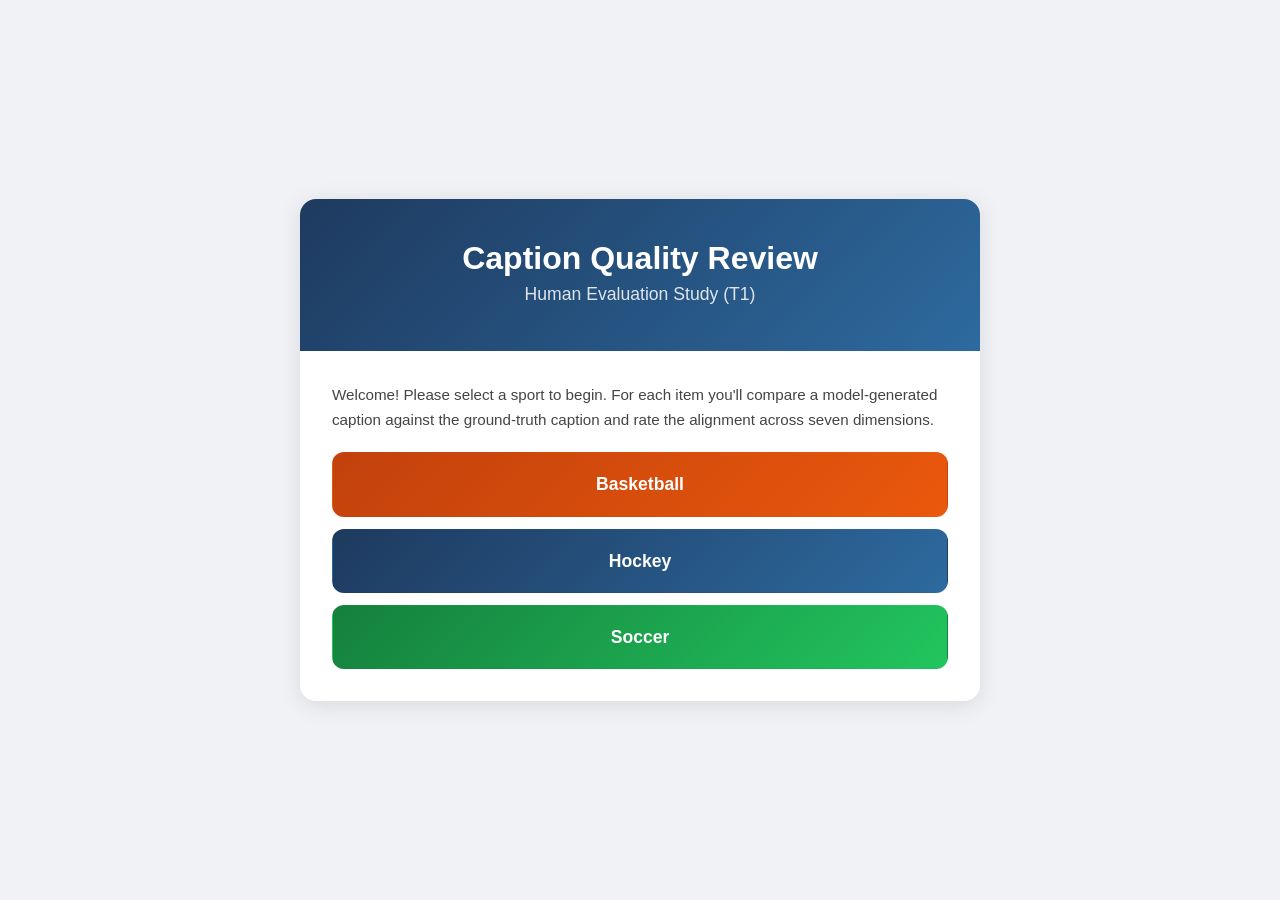
<file: index.html>
<!DOCTYPE html>
<html lang="en">
<head>
    <meta charset="UTF-8">
    <meta name="viewport" content="width=device-width, initial-scale=1.0">
    <title>Caption Quality Review - Human Study</title>
    <link href="https://cdn.jsdelivr.net/npm/bootstrap@5.3.0/dist/css/bootstrap.min.css" rel="stylesheet">
    <link rel="stylesheet" href="css/style.css">
</head>
<body>
    <div class="landing-container">
        <div class="landing-card">
            <div class="landing-header">
                <h1>Caption Quality Review</h1>
                <p class="subtitle">Human Evaluation Study (T1)</p>
            </div>
            <div class="landing-body">
                <p class="description">
                    Welcome! Please select a sport to begin. For each item you'll compare a
                    model-generated caption against the ground-truth caption and rate the
                    alignment across seven dimensions.
                </p>
                <div class="sport-buttons">
                    <a href="start.html?sport=basketball" class="btn btn-sport btn-basketball">Basketball</a>
                    <a href="start.html?sport=hockey" class="btn btn-sport btn-hockey">Hockey</a>
                    <a href="start.html?sport=soccer" class="btn btn-sport btn-soccer">Soccer</a>
                </div>
            </div>
        </div>
    </div>
</body>
</html>
</file>
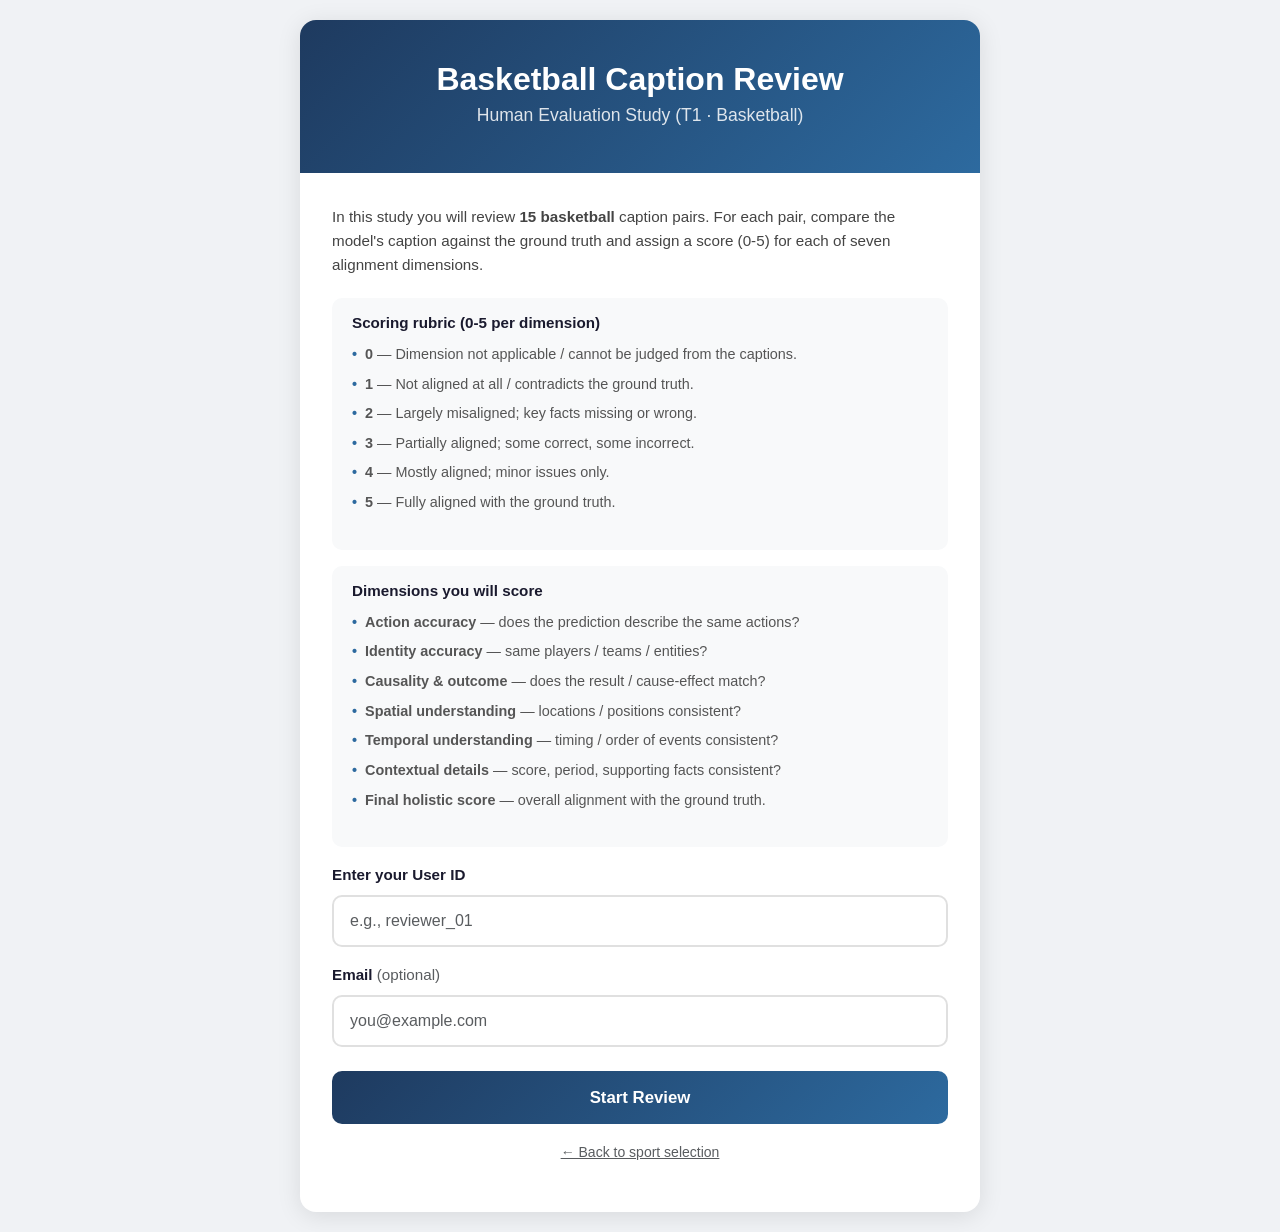
<file: review.html>
<!DOCTYPE html>
<html lang="en">
<head>
    <meta charset="UTF-8">
    <meta name="viewport" content="width=device-width, initial-scale=1.0">
    <title>Caption Quality Review - T1</title>
    <link href="https://cdn.jsdelivr.net/npm/bootstrap@5.3.0/dist/css/bootstrap.min.css" rel="stylesheet">
    <link href="https://cdn.jsdelivr.net/npm/bootstrap-icons@1.10.0/font/bootstrap-icons.css" rel="stylesheet">
    <link rel="stylesheet" href="css/style.css">
</head>
<body>
    <nav class="navbar">
        <div class="nav-left">
            <span class="nav-title" id="navTitle">Caption Review</span>
            <span class="nav-user">User: <strong id="navUserId">…</strong></span>
        </div>
        <div class="nav-right">
            <span class="progress-text" id="progressText">0 / 0</span>
            <div class="progress-bar-container">
                <div class="progress-bar-fill" id="progressBar" style="width: 0%"></div>
            </div>
        </div>
    </nav>

    <div class="review-container">
        <div class="category-header">
            <span class="category-label">Item</span>
            <span class="category-name" id="itemNumber">…</span>
            <span class="category-progress" id="itemMeta"></span>
        </div>

        <div class="panels">
            <div class="panel panel-left">
                <div class="panel-title">Ground Truth Caption</div>
                <div class="panel-body" id="gtText"></div>
            </div>
            <div class="panel panel-right">
                <div class="panel-title">Model Prediction</div>
                <div class="panel-body" id="predText"></div>
            </div>
        </div>

        <div class="scores-card">
            <div class="scores-card-title">Scores (0 = N/A, 1 = not aligned, 5 = fully aligned)</div>
            <div class="scores-grid" id="scoresGrid">
                <!-- score rows injected by review.js -->
            </div>
        </div>

        <div class="error-message" id="errorMessage" style="display: none;"></div>
        <div class="saved-message" id="savedMessage" style="display: none;">
            <i class="bi bi-check-circle-fill"></i> Saved
        </div>

        <div class="nav-buttons">
            <button class="btn btn-outline-secondary" id="prevBtn" type="button" disabled>
                <i class="bi bi-chevron-left"></i> Previous
            </button>
            <button class="btn btn-primary" id="submitBtn" type="button">
                Submit &amp; Next
            </button>
            <button class="btn btn-outline-primary" id="nextBtn" type="button" style="display: none;">
                Next <i class="bi bi-chevron-right"></i>
            </button>
            <button class="btn btn-success" id="finishBtn" type="button" style="display: none;">
                Finish Study <i class="bi bi-check-circle"></i>
            </button>
        </div>
    </div>

    <div class="modal-overlay" id="submitOverlay" style="display: none;">
        <div class="modal-card">
            <div id="submitStatus">
                <div class="spinner-border text-primary mb-3" role="status"></div>
                <p>Submitting your responses…</p>
            </div>
            <div id="submitSuccess" style="display: none;">
                <h2>Thank You!</h2>
                <p>Your responses have been submitted.</p>
                <p class="text-muted">You can close this tab.</p>
            </div>
            <div id="submitError" style="display: none;">
                <h2>Submission Issue</h2>
                <p id="submitErrorText" class="text-muted"></p>
                <p>Use the button below to download your responses and email them to the study organizer.</p>
                <button class="btn btn-primary" id="downloadFallbackBtn" type="button">
                    <i class="bi bi-download"></i> Download Responses (JSON)
                </button>
                <button class="btn btn-outline-secondary mt-2" id="retrySubmitBtn" type="button">Retry Submit</button>
            </div>
        </div>
    </div>

    <script>
        (function () {
            const params = new URLSearchParams(window.location.search);
            const sport = params.get("sport") || "basketball";
            const SPORTS = {basketball: "Basketball", hockey: "Hockey", soccer: "Soccer"};
            if (!SPORTS[sport]) { window.location.href = "index.html"; return; }
            window.T1_SPORT = sport;
            window.T1_SPORT_LABEL = SPORTS[sport];
            document.getElementById("navTitle").textContent = `${SPORTS[sport]} Caption Review`;
            document.title = `${SPORTS[sport]} Caption Review - T1`;

            const s1 = document.createElement("script");
            s1.src = `data/samples_${sport}.js`;
            s1.onload = () => {
                const s2 = document.createElement("script");
                s2.src = "js/review.js";
                document.body.appendChild(s2);
            };
            s1.onerror = () => {
                document.body.innerHTML = `<div style="padding:40px;text-align:center;">
                    <h2>Failed to load data for ${SPORTS[sport]}</h2>
                    <p><a href="index.html">Return to sport selection</a></p></div>`;
            };
            document.body.appendChild(s1);
        })();
    </script>
</body>
</html>
</file>
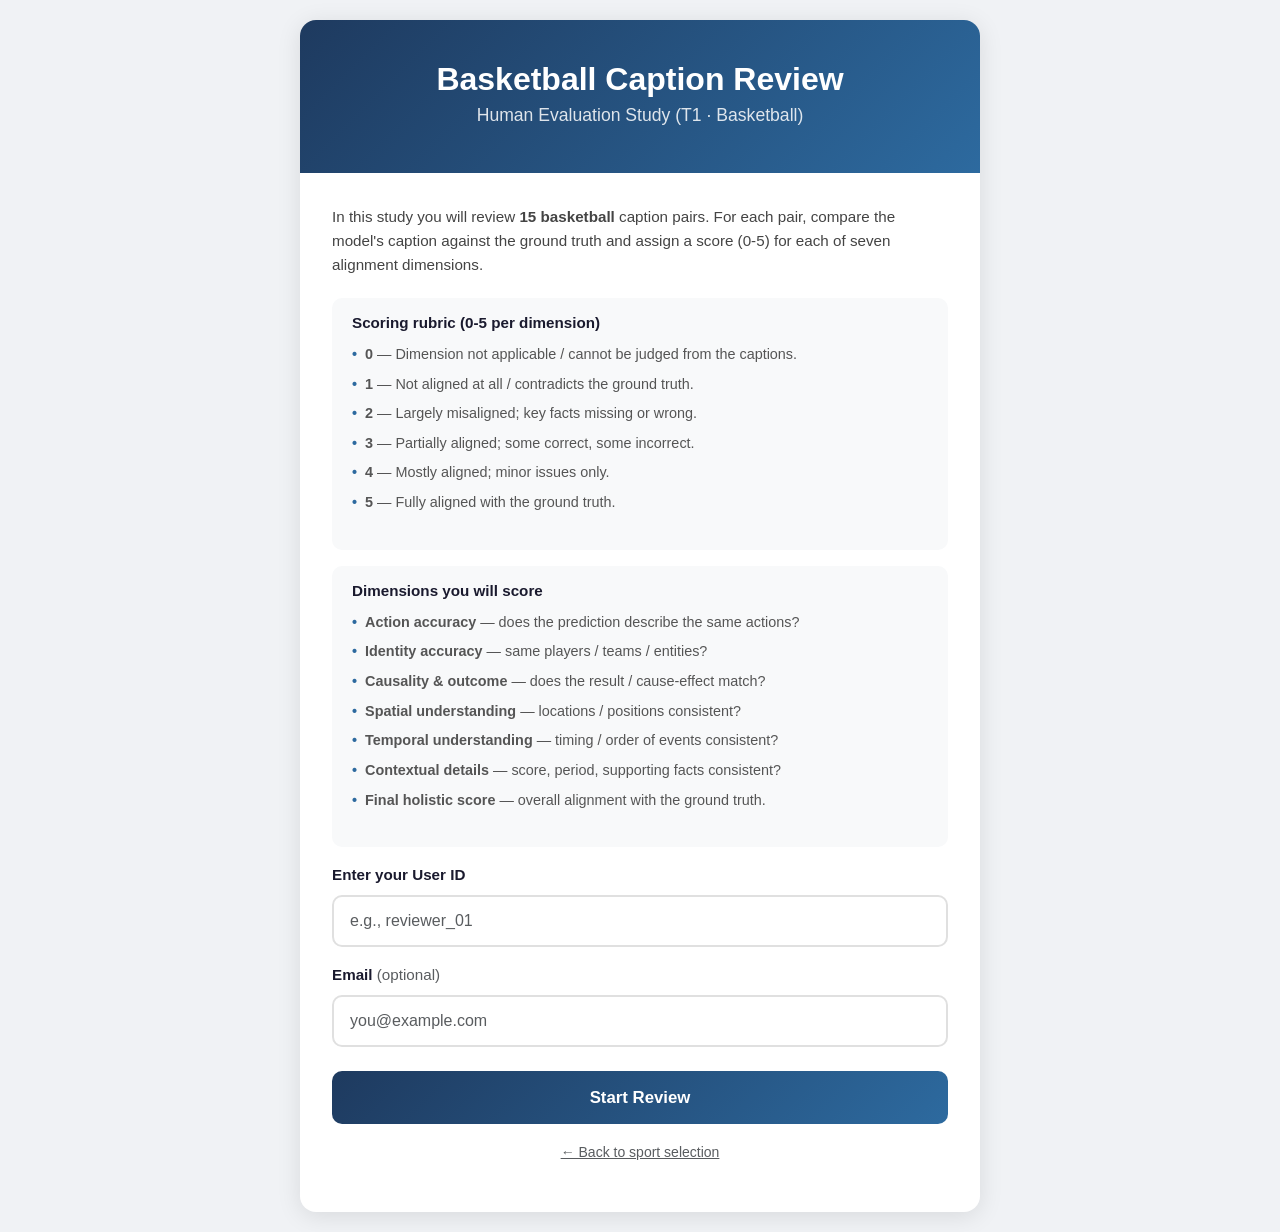
<file: start.html>
<!DOCTYPE html>
<html lang="en">
<head>
    <meta charset="UTF-8">
    <meta name="viewport" content="width=device-width, initial-scale=1.0">
    <title>Caption Quality Review - Sign in</title>
    <link href="https://cdn.jsdelivr.net/npm/bootstrap@5.3.0/dist/css/bootstrap.min.css" rel="stylesheet">
    <link rel="stylesheet" href="css/style.css">
</head>
<body>
    <div class="landing-container">
        <div class="landing-card">
            <div class="landing-header">
                <h1 id="pageTitle">Caption Review</h1>
                <p class="subtitle" id="sportSubtitle">Human Evaluation Study (T1)</p>
            </div>
            <div class="landing-body">
                <p class="description">
                    In this study you will review <strong id="totalCount">…</strong>
                    <strong id="sportLabel"></strong> caption pairs. For each pair, compare
                    the model's caption against the ground truth and assign a score (0-5)
                    for each of seven alignment dimensions.
                </p>
                <div class="instructions">
                    <h5>Scoring rubric (0-5 per dimension)</h5>
                    <ul>
                        <li><strong>0</strong> — Dimension not applicable / cannot be judged from the captions.</li>
                        <li><strong>1</strong> — Not aligned at all / contradicts the ground truth.</li>
                        <li><strong>2</strong> — Largely misaligned; key facts missing or wrong.</li>
                        <li><strong>3</strong> — Partially aligned; some correct, some incorrect.</li>
                        <li><strong>4</strong> — Mostly aligned; minor issues only.</li>
                        <li><strong>5</strong> — Fully aligned with the ground truth.</li>
                    </ul>
                </div>
                <div class="instructions">
                    <h5>Dimensions you will score</h5>
                    <ul>
                        <li><strong>Action accuracy</strong> — does the prediction describe the same actions?</li>
                        <li><strong>Identity accuracy</strong> — same players / teams / entities?</li>
                        <li><strong>Causality &amp; outcome</strong> — does the result / cause-effect match?</li>
                        <li><strong>Spatial understanding</strong> — locations / positions consistent?</li>
                        <li><strong>Temporal understanding</strong> — timing / order of events consistent?</li>
                        <li><strong>Contextual details</strong> — score, period, supporting facts consistent?</li>
                        <li><strong>Final holistic score</strong> — overall alignment with the ground truth.</li>
                    </ul>
                </div>

                <div class="resume-banner" id="resumeBanner" style="display: none;">
                    <p>You have a previous session in progress.</p>
                    <div class="resume-actions">
                        <button class="btn btn-outline-primary btn-sm" id="resumeBtn" type="button">Resume</button>
                        <button class="btn btn-outline-secondary btn-sm" id="newSessionBtn" type="button">Start Fresh</button>
                    </div>
                </div>

                <form id="startForm" class="start-form">
                    <div class="mb-3">
                        <label for="user_id" class="form-label">Enter your User ID</label>
                        <input type="text" class="form-control" id="user_id" name="user_id"
                               placeholder="e.g., reviewer_01" required autocomplete="off">
                    </div>
                    <div class="mb-3">
                        <label for="user_email" class="form-label">Email <span class="text-muted" style="font-weight:400;">(optional)</span></label>
                        <input type="email" class="form-control" id="user_email" name="user_email"
                               placeholder="you@example.com" autocomplete="off">
                    </div>
                    <button type="submit" class="btn btn-primary btn-lg w-100">Start Review</button>
                </form>

                <p class="mt-3 text-center"><a href="index.html" class="text-muted small">← Back to sport selection</a></p>
            </div>
        </div>
    </div>

    <script>
        (function () {
            const params = new URLSearchParams(window.location.search);
            const sport = params.get("sport") || "basketball";
            const SPORTS = {basketball: "Basketball", hockey: "Hockey", soccer: "Soccer"};
            if (!SPORTS[sport]) { window.location.href = "index.html"; return; }

            const STORAGE_SESSION = `t1_${sport}_session`;
            const STORAGE_SCORES = `t1_${sport}_scores`;

            document.getElementById("sportLabel").textContent = SPORTS[sport].toLowerCase();
            document.getElementById("pageTitle").textContent = `${SPORTS[sport]} Caption Review`;
            document.getElementById("sportSubtitle").textContent = `Human Evaluation Study (T1 · ${SPORTS[sport]})`;
            document.title = `${SPORTS[sport]} Caption Review`;

            const s = document.createElement("script");
            s.src = `data/samples_${sport}.js`;
            s.onload = () => {
                document.getElementById("totalCount").textContent = window.SAMPLES.length;
            };
            s.onerror = () => {
                document.getElementById("totalCount").textContent = "?";
            };
            document.body.appendChild(s);

            const userIdInput = document.getElementById("user_id");
            const userEmailInput = document.getElementById("user_email");
            const resumeBanner = document.getElementById("resumeBanner");

            try {
                const sess = JSON.parse(localStorage.getItem(STORAGE_SESSION) || "null");
                if (sess && sess.userId) {
                    userIdInput.value = sess.userId;
                    userEmailInput.value = sess.userEmail || "";
                    resumeBanner.style.display = "block";
                }
            } catch (_) { /* ignore */ }

            document.getElementById("resumeBtn").addEventListener("click", () => {
                window.location.href = `review.html?sport=${sport}`;
            });
            document.getElementById("newSessionBtn").addEventListener("click", () => {
                localStorage.removeItem(STORAGE_SESSION);
                localStorage.removeItem(STORAGE_SCORES);
                resumeBanner.style.display = "none";
                userIdInput.value = "";
                userEmailInput.value = "";
                userIdInput.focus();
            });

            document.getElementById("startForm").addEventListener("submit", (e) => {
                e.preventDefault();
                const userId = userIdInput.value.trim();
                if (!userId) return;
                const session = {
                    userId,
                    userEmail: userEmailInput.value.trim(),
                    sport,
                    sessionId: Date.now().toString(36) + Math.random().toString(36).slice(2, 8),
                    startedAt: new Date().toISOString(),
                };
                const prior = localStorage.getItem(STORAGE_SESSION);
                if (prior) {
                    try {
                        const p = JSON.parse(prior);
                        if (p.userId !== userId) localStorage.removeItem(STORAGE_SCORES);
                    } catch (_) { localStorage.removeItem(STORAGE_SCORES); }
                }
                localStorage.setItem(STORAGE_SESSION, JSON.stringify(session));
                window.location.href = `review.html?sport=${sport}`;
            });
        })();
    </script>
</body>
</html>
</file>
<file: css/style.css>
/* === Base === */
* { margin: 0; padding: 0; box-sizing: border-box; }

body {
    font-family: -apple-system, BlinkMacSystemFont, 'Segoe UI', Roboto, sans-serif;
    background: #f0f2f5;
    color: #1a1a2e;
    min-height: 100vh;
}

/* === Landing Page === */
.landing-container {
    display: flex;
    justify-content: center;
    align-items: center;
    min-height: 100vh;
    padding: 20px;
}
.landing-card {
    background: #fff;
    border-radius: 16px;
    box-shadow: 0 4px 24px rgba(0, 0, 0, 0.1);
    max-width: 680px;
    width: 100%;
    overflow: hidden;
}
.landing-header {
    background: linear-gradient(135deg, #1e3a5f, #2d6a9f);
    color: #fff;
    padding: 40px 32px 28px;
    text-align: center;
}
.landing-header h1 {
    font-size: 2rem;
    font-weight: 700;
    margin-bottom: 4px;
}
.landing-header .subtitle {
    font-size: 1.1rem;
    opacity: 0.85;
}
.landing-body { padding: 32px; }
.landing-body .description {
    font-size: 0.95rem;
    line-height: 1.6;
    color: #444;
    margin-bottom: 20px;
}
.instructions {
    background: #f8f9fa;
    border-radius: 10px;
    padding: 16px 20px;
    margin-bottom: 16px;
}
.instructions h5 {
    font-size: 0.95rem;
    font-weight: 600;
    margin-bottom: 8px;
}
.instructions ul { list-style: none; padding: 0; }
.instructions li {
    padding: 4px 0;
    font-size: 0.9rem;
    color: #555;
    line-height: 1.5;
}
.instructions li::before {
    content: "•";
    color: #2d6a9f;
    font-weight: bold;
    margin-right: 8px;
}
.start-form .form-label { font-weight: 600; font-size: 0.95rem; }
.start-form .form-control {
    border-radius: 10px;
    padding: 12px 16px;
    font-size: 1rem;
    border: 2px solid #e0e0e0;
    transition: border-color 0.2s;
}
.start-form .form-control:focus {
    border-color: #2d6a9f;
    box-shadow: 0 0 0 3px rgba(45, 106, 159, 0.15);
}
.start-form .btn-primary {
    background: linear-gradient(135deg, #1e3a5f, #2d6a9f);
    border: none;
    border-radius: 10px;
    padding: 14px;
    font-size: 1.05rem;
    font-weight: 600;
    transition: transform 0.15s, box-shadow 0.15s;
    margin-top: 8px;
}
.start-form .btn-primary:hover {
    transform: translateY(-1px);
    box-shadow: 0 4px 12px rgba(30, 58, 95, 0.3);
}

/* === Sport selector === */
.sport-buttons {
    display: flex;
    flex-direction: column;
    gap: 12px;
    margin-top: 8px;
}
.btn-sport {
    display: block;
    padding: 18px 20px;
    border-radius: 12px;
    font-size: 1.1rem;
    font-weight: 700;
    color: #fff;
    text-decoration: none;
    text-align: center;
    transition: transform 0.15s, box-shadow 0.15s, filter 0.15s;
}
.btn-sport:hover {
    color: #fff;
    transform: translateY(-1px);
    filter: brightness(1.05);
    box-shadow: 0 6px 18px rgba(0, 0, 0, 0.18);
}
.btn-basketball { background: linear-gradient(135deg, #c2410c, #ea580c); }
.btn-hockey     { background: linear-gradient(135deg, #1e3a5f, #2d6a9f); }
.btn-soccer     { background: linear-gradient(135deg, #15803d, #22c55e); }

/* === Resume banner === */
.resume-banner {
    background: #fff7ed;
    border: 1px solid #fdba74;
    border-radius: 10px;
    padding: 12px 16px;
    margin-bottom: 20px;
}
.resume-banner p { margin: 0 0 8px; font-size: 0.92rem; color: #9a3412; }
.resume-actions { display: flex; gap: 8px; }

/* === Navbar === */
.navbar {
    display: flex;
    justify-content: space-between;
    align-items: center;
    background: #fff;
    padding: 12px 24px;
    box-shadow: 0 2px 8px rgba(0, 0, 0, 0.06);
    position: sticky;
    top: 0;
    z-index: 100;
}
.nav-left { display: flex; align-items: center; gap: 20px; }
.nav-title { font-size: 1.1rem; font-weight: 700; color: #1e3a5f; }
.nav-user { font-size: 0.85rem; color: #666; }
.nav-right { display: flex; align-items: center; gap: 12px; }
.progress-text { font-size: 0.85rem; font-weight: 600; color: #444; white-space: nowrap; }
.progress-bar-container {
    width: 200px;
    height: 8px;
    background: #e9ecef;
    border-radius: 4px;
    overflow: hidden;
}
.progress-bar-fill {
    height: 100%;
    background: linear-gradient(90deg, #2d6a9f, #4CAF50);
    border-radius: 4px;
    transition: width 0.3s ease;
}

/* === Review Container === */
.review-container {
    max-width: 1400px;
    margin: 24px auto;
    padding: 0 20px 40px;
}

.category-header {
    background: linear-gradient(135deg, #1e3a5f, #2d6a9f);
    color: #fff;
    padding: 14px 24px;
    border-radius: 12px;
    margin-bottom: 20px;
    display: flex;
    align-items: center;
    gap: 8px;
    flex-wrap: wrap;
}
.category-label { font-size: 0.85rem; opacity: 0.8; }
.category-name { font-weight: 700; font-size: 1.05rem; }
.category-progress {
    margin-left: auto;
    font-size: 0.85rem;
    opacity: 0.85;
}

/* === Two-panel layout === */
.panels {
    display: grid;
    grid-template-columns: 1fr 1fr;
    gap: 20px;
    margin-bottom: 20px;
}
.panel {
    background: #fff;
    border-radius: 12px;
    box-shadow: 0 2px 12px rgba(0, 0, 0, 0.06);
    display: flex;
    flex-direction: column;
    overflow: hidden;
}
.panel-title {
    background: #f8f9fa;
    padding: 12px 20px;
    font-weight: 700;
    font-size: 0.95rem;
    color: #1e3a5f;
    border-bottom: 1px solid #e9ecef;
    text-transform: uppercase;
    letter-spacing: 0.5px;
}
.panel-body {
    padding: 20px 24px;
    line-height: 1.7;
    font-size: 0.95rem;
    color: #1a1a2e;
    white-space: pre-wrap;
    overflow-y: auto;
    max-height: 360px;
    flex: 1;
}

/* === Scores card === */
.scores-card {
    background: #fff;
    border-radius: 12px;
    box-shadow: 0 2px 12px rgba(0, 0, 0, 0.06);
    margin-bottom: 20px;
    overflow: hidden;
}
.scores-card-title {
    background: #f8f9fa;
    padding: 12px 20px;
    font-weight: 700;
    font-size: 0.95rem;
    color: #1e3a5f;
    border-bottom: 1px solid #e9ecef;
    text-transform: uppercase;
    letter-spacing: 0.5px;
}
.scores-grid {
    padding: 16px 20px;
    display: grid;
    grid-template-columns: repeat(2, 1fr);
    gap: 12px 24px;
}
.score-row {
    display: flex;
    align-items: center;
    justify-content: space-between;
    gap: 12px;
    padding: 8px 4px;
    border-bottom: 1px solid #f1f3f5;
}
.score-row:last-child { border-bottom: none; }
.score-label {
    font-size: 0.92rem;
    font-weight: 600;
    color: #333;
    flex: 1;
}
.score-input {
    width: 80px;
    padding: 8px 12px;
    font-size: 0.95rem;
    text-align: center;
    border: 2px solid #e0e0e0;
    border-radius: 8px;
    transition: border-color 0.15s, box-shadow 0.15s;
}
.score-input:focus {
    outline: none;
    border-color: #2d6a9f;
    box-shadow: 0 0 0 3px rgba(45, 106, 159, 0.15);
}

/* === Status messages === */
.error-message {
    margin-bottom: 16px;
    padding: 10px 14px;
    border-radius: 8px;
    background: #ffebee;
    color: #c62828;
    border: 1px solid #ffcdd2;
    font-size: 0.9rem;
}
.saved-message {
    margin-bottom: 16px;
    padding: 10px 14px;
    border-radius: 8px;
    background: #e8f5e9;
    color: #2e7d32;
    border: 1px solid #c8e6c9;
    font-size: 0.9rem;
    display: flex;
    align-items: center;
    gap: 8px;
}

/* === Navigation Buttons === */
.nav-buttons {
    display: flex;
    justify-content: space-between;
    align-items: center;
    gap: 12px;
}
.nav-buttons .btn {
    border-radius: 10px;
    padding: 12px 24px;
    font-weight: 600;
    font-size: 0.95rem;
    transition: all 0.2s;
}
.nav-buttons .btn-primary {
    background: #2d6a9f;
    border-color: #2d6a9f;
}
.nav-buttons .btn-primary:hover {
    background: #1e3a5f;
    border-color: #1e3a5f;
}
.nav-buttons .btn-success {
    background: #4CAF50;
    border-color: #4CAF50;
}
.nav-buttons .btn-outline-secondary,
.nav-buttons .btn-outline-primary { border-width: 2px; }

/* === Completion Modal === */
.modal-overlay {
    position: fixed;
    inset: 0;
    background: rgba(0, 0, 0, 0.6);
    display: flex;
    justify-content: center;
    align-items: center;
    z-index: 1000;
}
.modal-card {
    background: #fff;
    border-radius: 16px;
    padding: 40px;
    max-width: 480px;
    width: 90%;
    text-align: center;
    box-shadow: 0 8px 32px rgba(0, 0, 0, 0.2);
}
.modal-card h2 {
    font-size: 1.8rem;
    margin-bottom: 16px;
    color: #1e3a5f;
}

/* === Responsive === */
@media (max-width: 1024px) {
    .panels { grid-template-columns: 1fr; }
    .panel-body { max-height: 300px; }
    .scores-grid { grid-template-columns: 1fr; }
}
@media (max-width: 768px) {
    .navbar { flex-direction: column; gap: 10px; padding: 12px 16px; }
    .progress-bar-container { width: 140px; }
    .review-container { padding: 0 12px 32px; }
    .category-header { flex-direction: column; text-align: center; gap: 4px; }
    .category-progress { margin-left: 0; }
}
</file>
